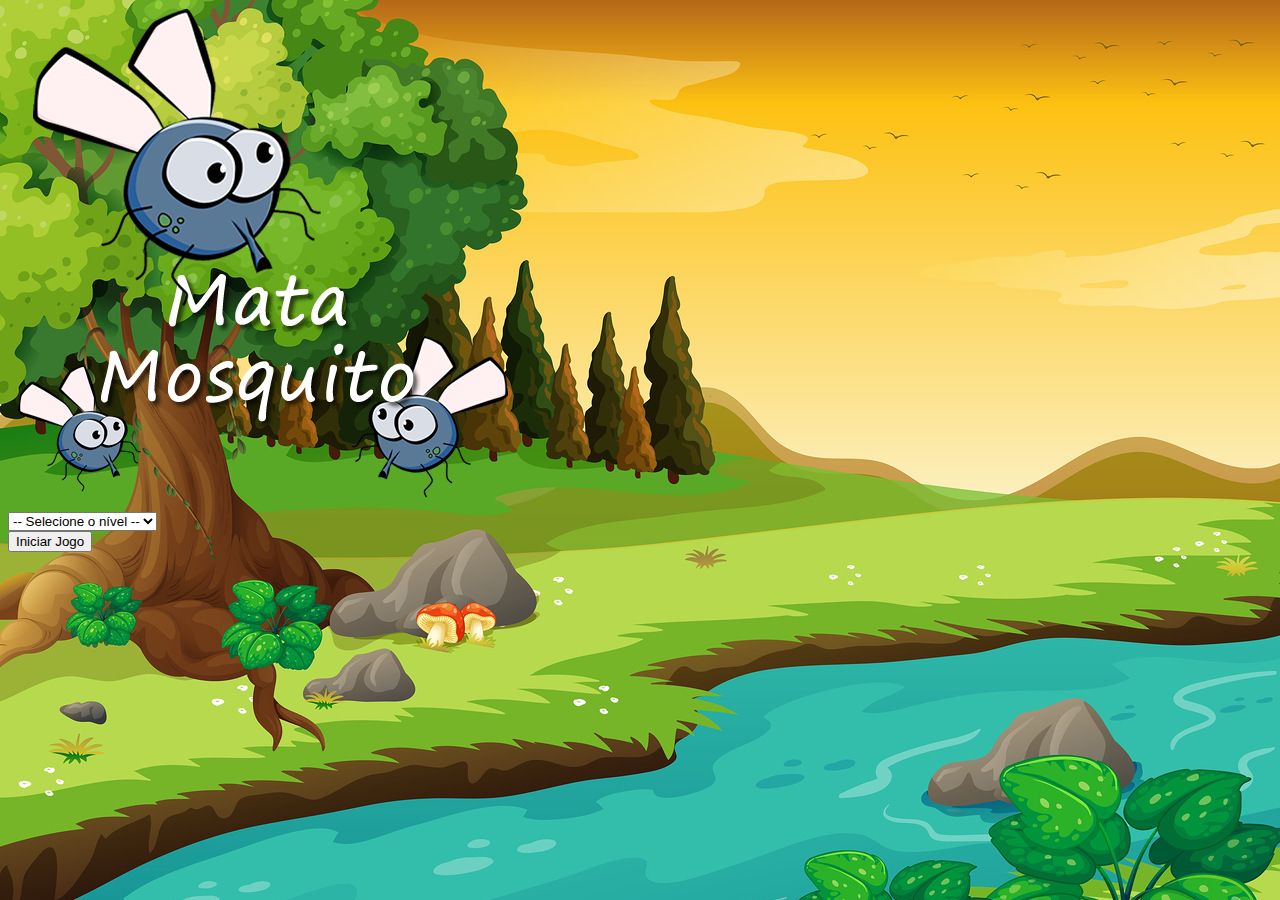
<file: index.html>
<!DOCTYPE html>
<html>

	<head>
		<title>Game Mata Mosquito</title>
		<meta charset="utf-8">

		<link href="https://cdn.jsdelivr.net/npm/bootstrap@5.0.0-beta1/dist/css/bootstrap.min.css" rel="stylesheet" integrity="sha384-giJF6kkoqNQ00vy+HMDP7azOuL0xtbfIcaT9wjKHr8RbDVddVHyTfAAsrekwKmP1" crossorigin="anonymous">

		<link rel="stylesheet" type="text/css" href="estilo2.css">

		<script>
			function iniciarJogo () {
				var nivel = document.getElementById('nivel').value;

				if ( nivel === '' ) {
					alert('Selecione um nível para iniciar o jogo');
					return false;
				} 
					
				window.location.href = "app2.html?" + nivel;
				
			}
		</script>
	</head>

	<body>

		<div class="container">

			<div class="row">
				<div class="col">
					<div class="d-flex justify-content-center">
						<img src="imagens/game.png">
					</div>
				</div>
			</div>

			<div class="row">
				<div class="col">
					<div class="d-flex justify-content-center">
						<div class="mb-2">
							<select class="form-control" id="nivel">
							  <option value="">-- Selecione o nível --</option>
							  <option value="normal">Normal</option>
							  <option value="dificil">Difícil</option>
							  <option value="chucknorris">Chuck Norris</option>
							</select>
						</div>
					</div>
				</div>
			</div>

			<div class="row">
				<div class="col">
					<div class="d-flex justify-content-center">
						<button type="button" class="btn btn-danger btn-lg" onclick="iniciarJogo()">Iniciar Jogo</button>
					</div>
				</div>
			</div>
			
		</div>

	</body>

</html>
</file>
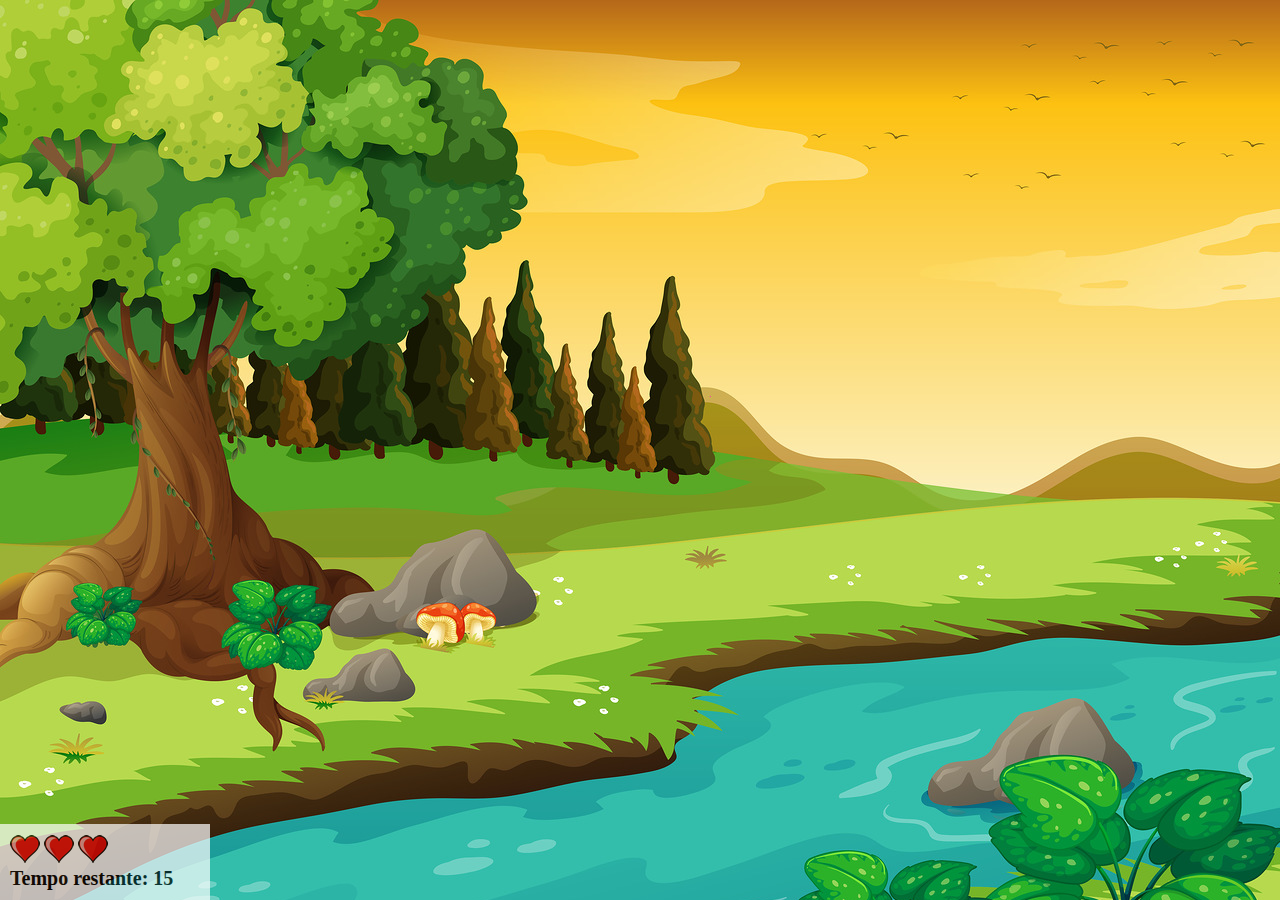
<file: app2.html>
<!DOCTYPE html>
<html>

	<head>
		<title>Game Mata Mosquito</title>
		<meta charset="utf-8">

		<link rel="stylesheet" type="text/css" href="estilo2.css">

		<script src="jogo2.js"></script>
	</head>

	<body onresize="ajustaTamanhoPalcoJogo()">

		<div class="painel">
			<div class="vidas">
				<img id="v1" src="imagens/coracao_cheio.png">
				<img id="v2" src="imagens/coracao_cheio.png">
				<img id="v3" src="imagens/coracao_cheio.png">
			</div>
			<div class="cronometro">
				Tempo restante: <span id="cronometro"></span>
			</div>
		</div>


		<script>
			document.getElementById('cronometro').innerHTML = tempo;

			var criaMosquito = setInterval(function() {
				posicaoRandomica()
			}, criaMosquitoTempo);

			

		</script>

	</body>

</html>
</file>
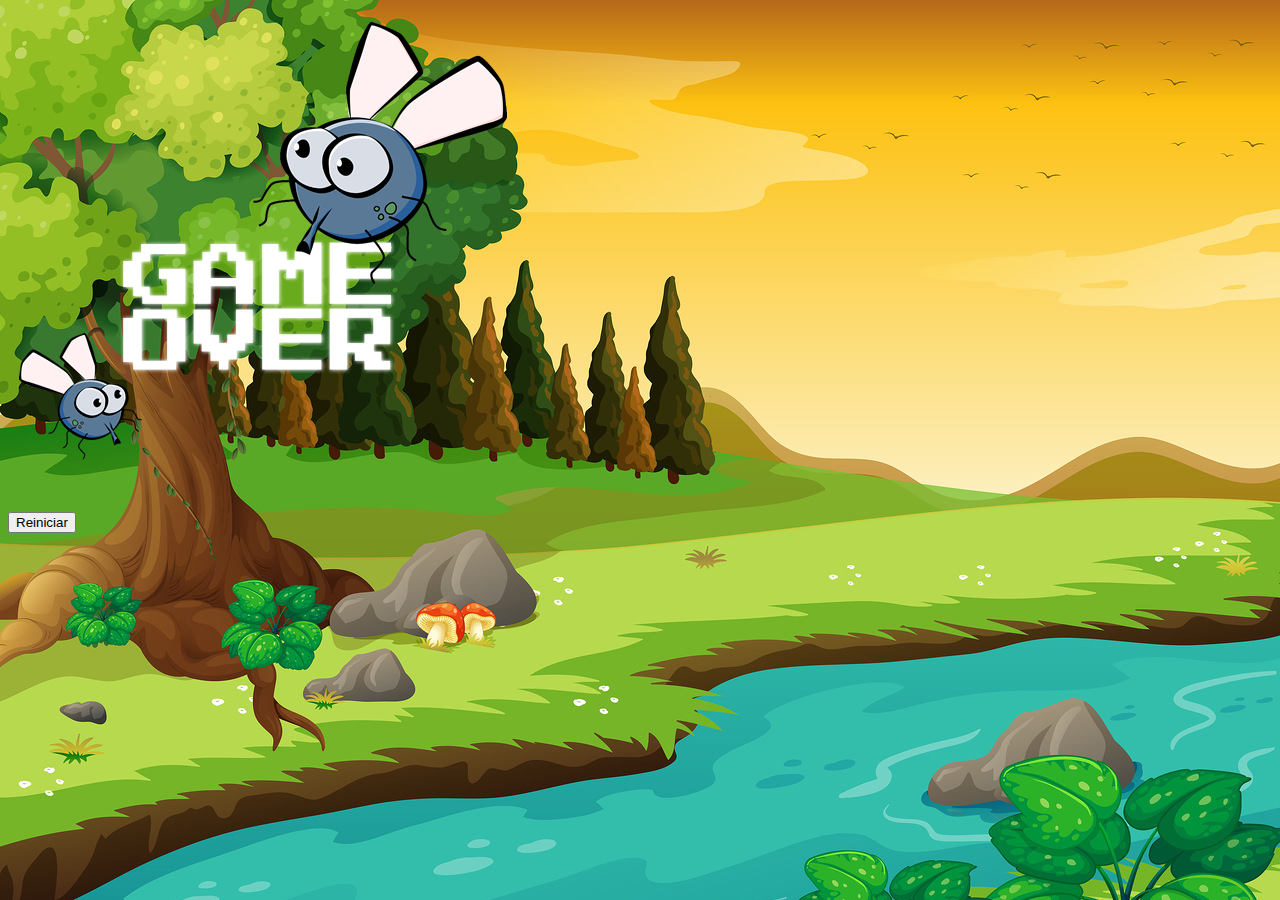
<file: fim_de_jogo.html>
<!DOCTYPE html>
<html>

	<head>
		<title>Game Mata Mosquito</title>
		<meta charset="utf-8">

		<link href="https://cdn.jsdelivr.net/npm/bootstrap@5.0.0-beta1/dist/css/bootstrap.min.css" rel="stylesheet" integrity="sha384-giJF6kkoqNQ00vy+HMDP7azOuL0xtbfIcaT9wjKHr8RbDVddVHyTfAAsrekwKmP1" crossorigin="anonymous">

		<link rel="stylesheet" type="text/css" href="estilo2.css">
	</head>

	<body>

		<div class="container">

			<div class="row">
				<div class="col">
					<div class="d-flex justify-content-center">
						<img src="imagens/game_over.png">
					</div>
				</div>
			</div>

			<div class="row">
				<div class="col">
					<div class="d-flex justify-content-center">
						<button type="button" class="btn btn-dark btn-lg" onclick="window.location.href = 'index.html'">Reiniciar</button>
					</div>
				</div>
			</div>
			
		</div>

	</body>

</html>
</file>
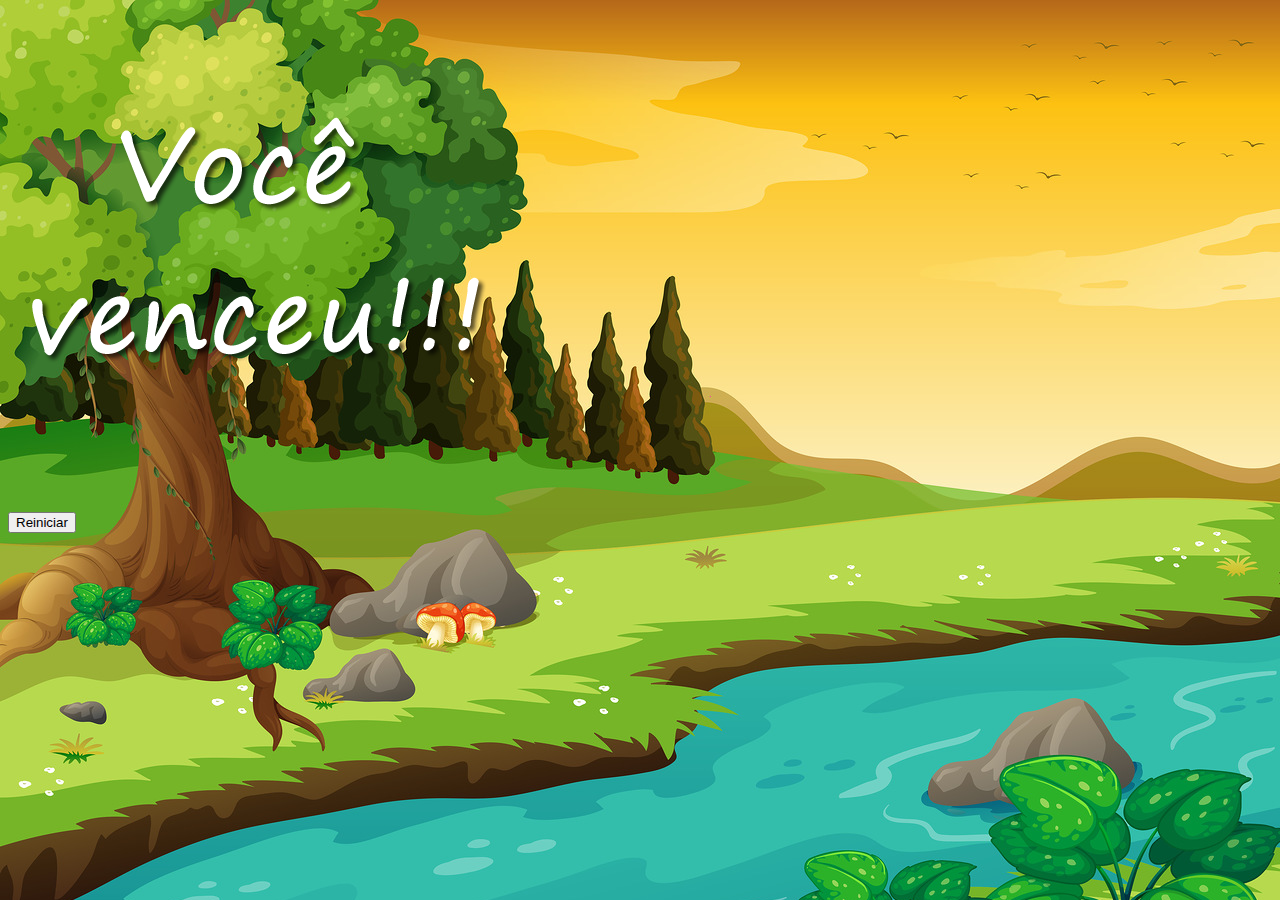
<file: vitoria.html>
<!DOCTYPE html>
<html>

	<head>
		<title>Game Mata Mosquito</title>
		<meta charset="utf-8">

		<link href="https://cdn.jsdelivr.net/npm/bootstrap@5.0.0-beta1/dist/css/bootstrap.min.css" rel="stylesheet" integrity="sha384-giJF6kkoqNQ00vy+HMDP7azOuL0xtbfIcaT9wjKHr8RbDVddVHyTfAAsrekwKmP1" crossorigin="anonymous">

		<link rel="stylesheet" type="text/css" href="estilo2.css">
	</head>

	<body>

		<div class="container">

			<div class="row">
				<div class="col">
					<div class="d-flex justify-content-center">
						<img src="imagens/vitoria.png">
					</div>
				</div>
			</div>

			<div class="row">
				<div class="col">
					<div class="d-flex justify-content-center">
						<button type="button" class="btn btn-dark btn-lg" onclick="window.location.href = 'index.html'">Reiniciar</button>
					</div>
				</div>
			</div>
			
		</div>

	</body>

</html>
</file>
<file: estilo2.css>
html {
	cursor: url(imagens/mata_mosquito.png) 30 30, auto;
}

body {
	background-image: url(imagens/bg.jpg);
	background-repeat: no-repeat;
} 

.mosquito1 {
	width: 50px;
	height: 50px;
}

.mosquito2 {
	width: 70px;
	height: 70px;
}

.mosquito3 {
	width: 90px;
	height: 90px;
}

.ladoA {
	transform: scaleX(1);
}

.ladoB {
	transform: scaleX(-1);
}

.painel {
	position: absolute;
	width: 190px;
	padding: 10px;
	bottom: 0px;
	left: 0px;
	border-top: 1px solid #fff;
	background-color: #fff;
	opacity: 0.7; 
}

.vidas {
	float: left;
}

.cronometro {
	float: left;
	font-size: 20px;
	font-weight: bold;
}
</file>
